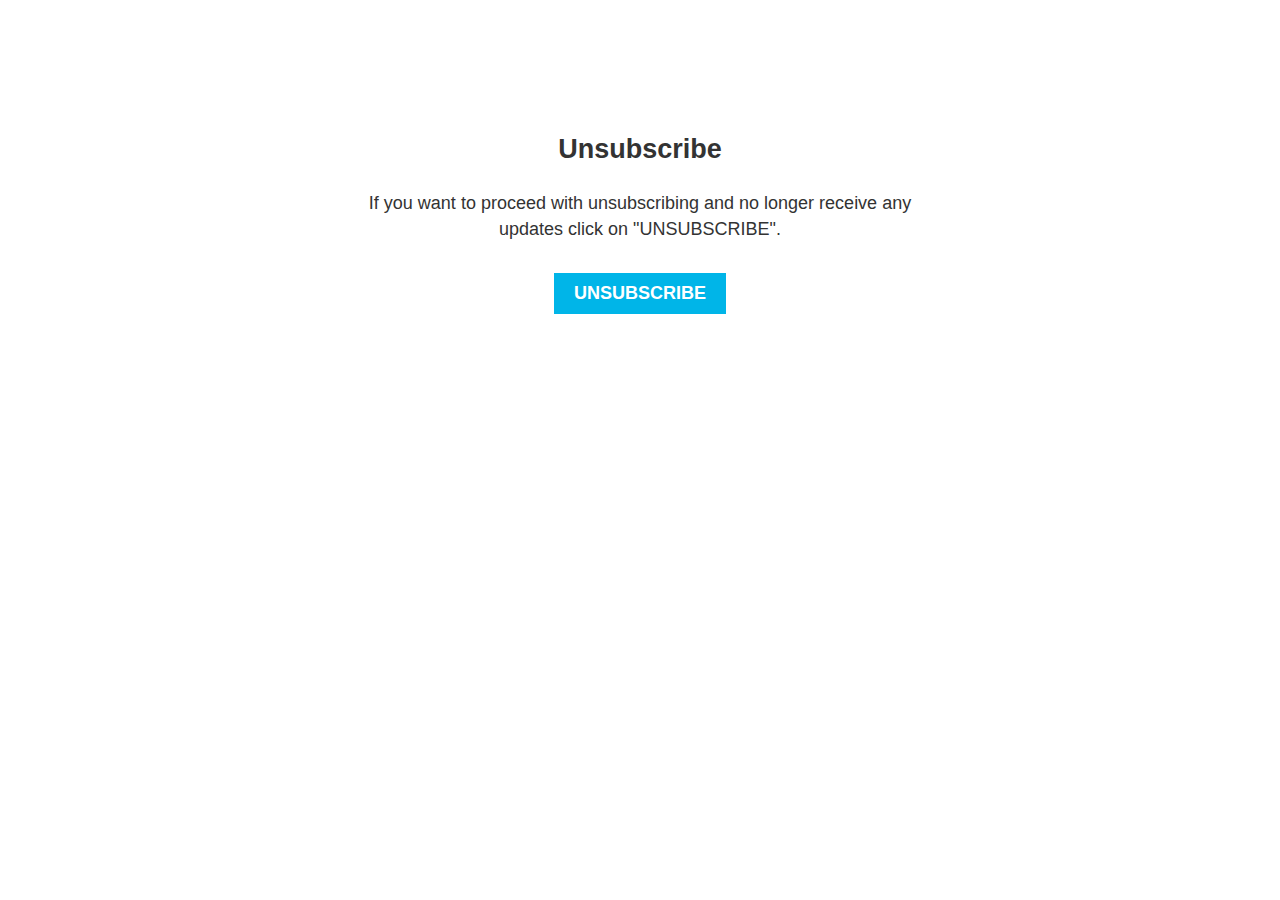
<file: unsubscribe/index.html>
﻿<!DOCTYPE html PUBLIC "-//W3C//DTD XHTML 1.0 Transitional//EN" "http://www.w3.org/TR/xhtml1/DTD/xhtml1-transitional.dtd">
<html xmlns="http://www.w3.org/1999/xhtml">
<head>
    <meta http-equiv="Content-Type" content="text/html; charset=utf-8" />
    <meta name="viewport" content="width=device-width, initial-scale=1.0, maximum-scale=5.0, minimal-ui" />
    <title>unsubscribe</title>

    <title>Unsubscribe</title>
    <style>
        body {
            font-family: "Helvetica Neue",Helvetica,Arial,sans-serif;
            font-size: 18px;
            line-height: 1.42857143;
            color: #333;
            background-color: #fff;
        }

        .container {
            width: 100%;
            max-width: 600px;
            margin: 0 auto;
            padding-top: 100px;
            text-align: center;
        }

        .but {
            background: #00b5e8;
            padding: 10px 20px;
            color: #fff;
            text-transform: uppercase;
            font-weight: bold;
            cursor: pointer;
            border: 0;
            font-size: 18px;
        }

        p {
            margin-bottom: 30px;
        }
    </style>


</head>

<body>

    <form action="unsubscribe">
        <input type="hidden" id="guid" name="guid" value="" />

        <div class="container">
            <div class="_3Un3F6_VzA">
                <h2 class="_1WSM0YSa4M _2n-FegobIU _3hRIMy4bdh _1aqlFm6OHP">Unsubscribe</h2>
                <p class="_3n1k435PIu _2Rt0eTOxAR">If you want to proceed with unsubscribing and no longer receive any updates click on "UNSUBSCRIBE".</p>
            </div>
            <div class="_3Un3F6_VzA _2zcgr7Ok9X">
                <button type="submit" class="but"><div class="">Unsubscribe</div></button>
            </div>
        </div>
    </form>



    <script>
        function parseURLParams(url) {
            var queryStart = url.indexOf("?") + 1,
                queryEnd = url.indexOf("#") + 1 || url.length + 1,
                query = url.slice(queryStart, queryEnd - 1),
                pairs = query.replace(/\+/g, " ").split("&"),
                parms = {}, i, n, v, nv;

            if (query === url || query === "") return;

            for (i = 0; i < pairs.length; i++) {
                try {
                    nv = pairs[i].split("=", 2);
                    n = decodeURIComponent(nv[0]);
                    v = decodeURIComponent(nv[1]);

                    if (!parms.hasOwnProperty(n)) parms[n] = [];
                    parms[n].push(nv.length === 2 ? v : null);
                }
                catch (error) {
                    console.error(error);

                }
            }
            return parms;
        }

    </script>
    <script src="https://ajax.googleapis.com/ajax/libs/jquery/2.1.1/jquery.min.js"></script>

    <script>

        
        try {
            $("input[name=guid]").val(window.location.search.replace("?", "").split("&")[0].split("=")[1]);
        }
        catch
        {
        }

    </script>


</body>
</html>
</file>
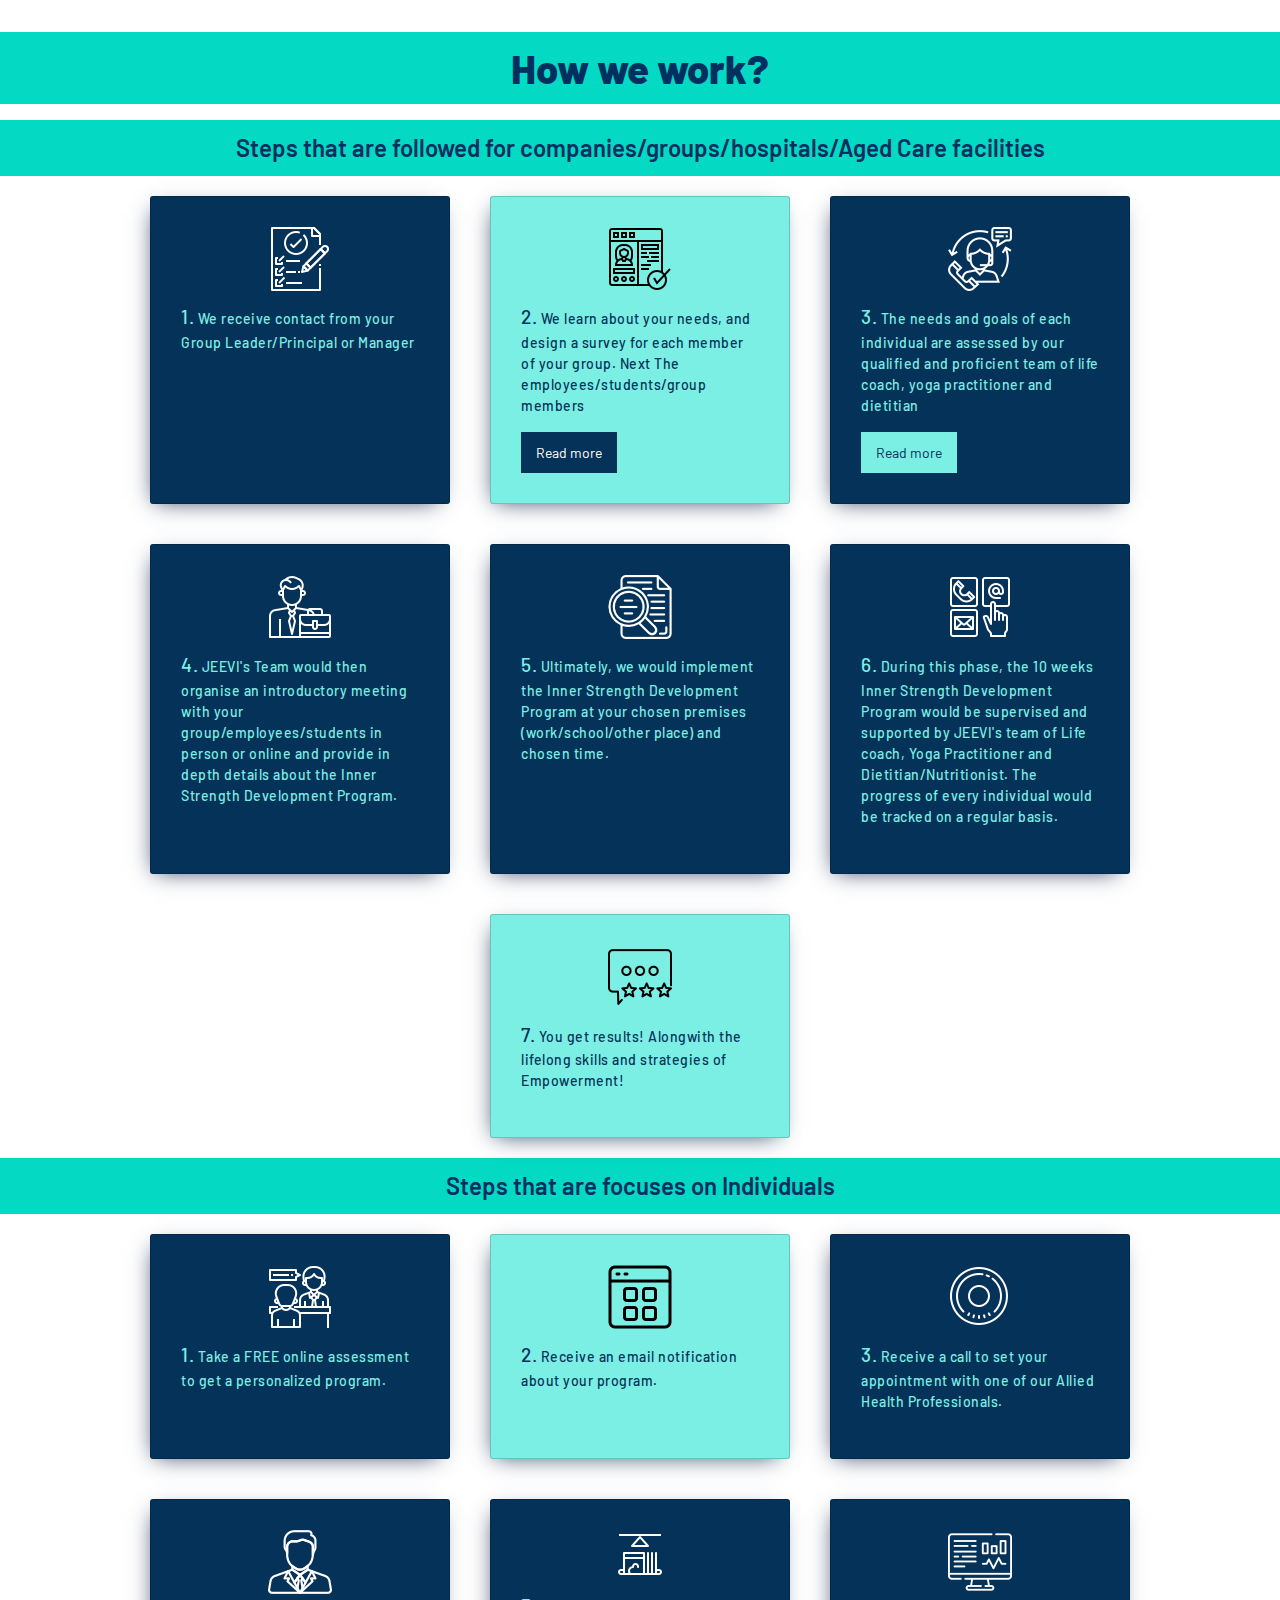
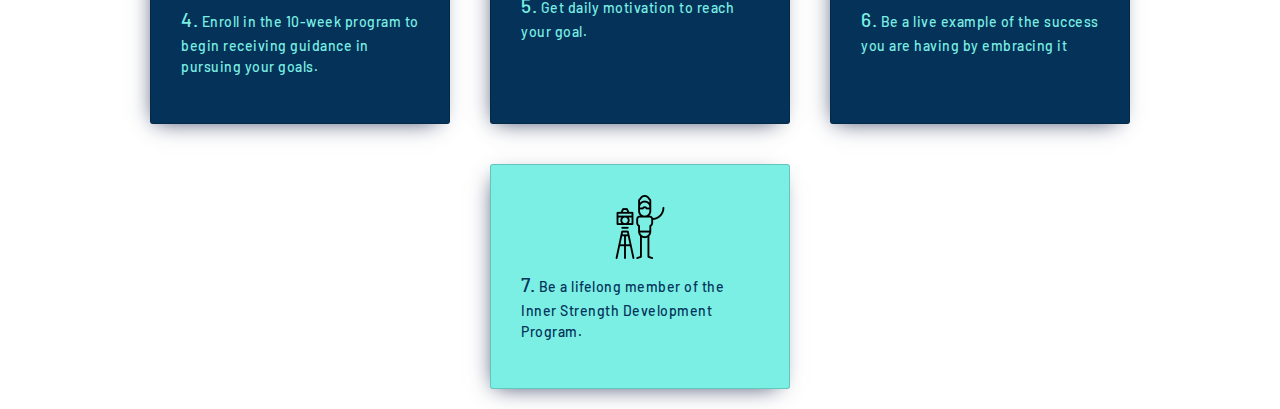
<file: howwework.html>
<!DOCTYPE html>
<html lang="en">
  <head>
  <title>jeevi</title>		
  <meta charset="UTF-8">
  <meta name="viewport" content="width=device-width, initial-scale=1.0">
  <link rel="preconnect" href="https://fonts.googleapis.com">
  <link rel="preconnect" href="https://fonts.gstatic.com" crossorigin>
  <link href="https://fonts.googleapis.com/css2?family=Barlow:wght@300;400;500;600;800&display=swap" rel="stylesheet">
  
  <link rel="stylesheet" type="text/css" href="css/bootstrap.min.css">
  <link rel="stylesheet" type="text/css" href="css/font-awesome.min.css">
  <link rel="stylesheet" type="text/css" href="css/slick.css">
  <link rel="stylesheet" type="text/css" href="css/custom.css">
  <link rel="stylesheet" type="text/css" href="css/responsive.css">
  
    <meta charset="UTF-8" />
    <meta http-equiv="X-UA-Compatible" content="IE=edge" />
    <meta name="viewport" content="width=device-width, initial-scale=1.0" />
    <title>How we are?</title>
    <link rel="preconnect" href="https://fonts.googleapis.com" />
    <link rel="preconnect" href="https://fonts.gstatic.com" crossorigin />
    <link
      href="https://fonts.googleapis.com/css2?family=Barlow:wght@400;500;600;700;800;900&display=swap"
      rel="stylesheet"
    />
    <link
    href="https://cdn.jsdelivr.net/npm/bootstrap@5.3.0-alpha1/dist/css/bootstrap.min.css"
    rel="stylesheet"
    integrity="sha384-GLhlTQ8iRABdZLl6O3oVMWSktQOp6b7In1Zl3/Jr59b6EGGoI1aFkw7cmDA6j6gD"
    crossorigin="anonymous"
  />
    <style>
      h1 , h2 {
        text-align: center;
        color: #012f5f;
        font-family: "Barlow", sans-serif;
        background-color: #04d9c4;
        padding: 1rem;
        font-size: 2.5rem;
        font-weight: 800;
      }
      h1{
        margin-top: 2rem;
        margin-bottom: 1rem;
      }
      h2{
        font-size: 1.5rem;
        font-weight: 600;

      }
      .wrapper {
        display: flex;
        justify-content: center;
        font-family: "Barlow", sans-serif;
        flex-wrap: wrap;
      }
      .card {
        max-width: 300px;
        min-height: 150px;
        background-color: #043259;
        color: #7befe4;
        padding: 30px;
        border-radius: 3px;
        box-sizing: border-box;
        margin: 20px;
        box-shadow: -4px 6px 22px -9px rgba(45, 55, 89, 1);
      }
      .card:nth-child(2) {
        color: #043259;
        background-color: #7befe4;
      }
      .card:nth-child(2) .image-container > img {
        filter: invert(1);
      }
      .card:last-child {
        color: #043259;
        background-color: #7befe4;
      }
      .card:last-child .image-container > img {
        filter: invert(1);
      }
      .card-title {
        margin-top: 0;
        font-size: 16px;
        font-weight: 600;
        letter-spacing: 1.2px;
      }
      .card-content {
        font-size: 14px;
        letter-spacing: 0.5px;
        line-height: 1.5;
      }
      .image-container {
        text-align: center;
        margin-bottom: 0.75rem;
      }
      .read-more-btn {
        background-color: #043259;
        border: none;
        padding: 10px 15px;
        color: #fff;
        margin-top: 10px;
        cursor: pointer;
        margin: auto;
      }
      .read-less-btn {
        background-color: #043259;
        border: none;
        padding: 10px 15px;
        margin-top: 10px;
        color: #fff;
        cursor: pointer;
        margin: auto;
      }
      .card:nth-child(3) .read-more-btn{
        color: #043259;
        background-color: #7befe4;
}
      .card:nth-child(3) .read-less-btn{
        color: #043259;
        background-color: #7befe4;
}
    </style>
  </head>
  <body>
      <?php include('header.php');?>
    <h1>How we work?</h1>
    <h2>Steps that are followed for companies/groups/hospitals/Aged Care facilities</h2>

    <div class="wrapper">
      <div class="card">
        <div class="image-container">
          <img src="./1.png" alt="" />
        </div>
        <p class="card-content">
          <span style="font-size: 1.2rem;">1.</span> We receive contact from your Group Leader/Principal or Manager
        </p>
        <!-- <button class="card-btn">READ MORE</button> -->
      </div>
      <div class="card">
        <div class="image-container">
          <img src="./2.png" alt="" />
        </div>
        <div class="card-content">
          <p>
            <span style="font-size: 1.2rem;">2.</span> We learn about your needs, and design a survey for each member of
            your group. Next The employees/students/group members
          </p>
          <p class="hidden-text d-none">
            go through a survey and share their health goals and relationship
            goals with us (Parents/Guardians require to fill up the form for the
            minor aged children or for people with cognitive disability)
          </p>
          <button class="read-more-btn">Read more</button>
          <button class="read-less-btn d-none">Read less</button>
        </div>
      </div>
      <div class="card">
        <div class="image-container">
          <img src="./3.png" alt="" />
        </div>
        <div class="card-content">
            <p>
              <span style="font-size: 1.2rem;">3.</span> The needs and goals of each individual are assessed by our
                qualified and proficient team of life coach, yoga practitioner and
                dietitian
              </p>
              <p class="hidden-text d-none">
                Next We would contact the Group leader to discuss the results of
                the survey and share a rough idea of how we can customise the
                'Inner Strength Development Program' considering individuals'
                needs and goals, the age group and health condition of each group
                member. Next Different package of service is offered to suit
                different budget. Next The Group leader chooses the package of
                service that they would like to have it for their group
              </p>
              <button class="read-more-btn">Read more</button>
              <button class="read-less-btn d-none">Read less</button>
        </div>

       
      </div>
      <div class="card">
        <div class="image-container">
          <img src="./4.png" alt="" />
        </div>
        <p class="card-content">
          <span style="font-size: 1.2rem;">4.</span> JEEVI's Team would then organise an introductory meeting with your
            group/employees/students in person or online and provide in depth
            details about the Inner Strength Development Program.
        </p>
        <!-- <button class="card-btn">READ MORE</button> -->
      </div>
      <div class="card">
        <div class="image-container">
          <img src="./5.png" alt="" />
        </div>
        <p class="card-content">
          <span style="font-size: 1.2rem;">5.</span> Ultimately, we would implement the Inner Strength Development
            Program at your chosen premises (work/school/other place) and chosen
            time.
        </p>
        <!-- <button class="card-btn">READ MORE</button> -->
      </div>
      <div class="card">
        <div class="image-container">
          <img src="./6.png" alt="" />
        </div>
        <p class="card-content">
          <span style="font-size: 1.2rem;">6.</span> During this phase, the 10 weeks Inner Strength Development Program
            would be supervised and supported by JEEVI's team of Life coach,
            Yoga Practitioner and Dietitian/Nutritionist. The progress of every
            individual would be tracked on a regular basis.
        </p>
        <!-- <button class="card-btn">READ MORE</button> -->
      </div>
      <div class="card">
        <div class="image-container">
          <img src="./7.png" alt="" />
        </div>
        <p class="card-content">
          <span style="font-size: 1.2rem;">7.</span> You get results! Alongwith the lifelong skills and strategies of
            Empowerment!
        </p>
        <!-- <button class="card-btn">READ MORE</button> -->
      </div>
    </div>
    <h2>Steps that are focuses on Individuals</h2>
    <div class="wrapper">
      <div class="card">
        <div class="image-container">
          <img src="./8.png" alt="" />
        </div>
        <p class="card-content">
          <span style="font-size: 1.2rem;">1.</span> Take a FREE online assessment to get a personalized program.
        </p>
        <!-- <button class="card-btn">READ MORE</button> -->
      </div>
      <div class="card">
        <div class="image-container">
          <img src="./9.png" alt="" />
        </div>
        <p class="card-content">
          <span style="font-size: 1.2rem;">2.</span> Receive an email notification about your program.
        </p>
        <!-- <button class="card-btn">READ MORE</button> -->
      </div>
      <div class="card">
        <div class="image-container">
          <img src="./10.png" alt="" />
        </div>
        <p class="card-content">
          <span style="font-size: 1.2rem;">3.</span> Receive a call to set your appointment with one of our Allied Health
            Professionals.
        </p>
        <!-- <button class="card-btn">READ MORE</button> -->
      </div>
      <div class="card">
        <div class="image-container">
          <img src="./11.png" alt="" />
        </div>
        <p class="card-content">
          <span style="font-size: 1.2rem;">4.</span> Enroll in the 10-week program to begin receiving guidance in
            pursuing your goals.
        </p>
        <!-- <button class="card-btn">READ MORE</button> -->
      </div>
      <div class="card">
        <div class="image-container">
          <img src="./12.png" alt="" />
        </div>
        <p class="card-content">
          <span style="font-size: 1.2rem;">5.</span> Get daily motivation to reach your goal.
        </p>
        <!-- <button class="card-btn">READ MORE</button> -->
      </div>
      <div class="card">
        <div class="image-container">
          <img src="./13.png" alt="" />
        </div>
        <p class="card-content">
          <span style="font-size: 1.2rem;">6.</span> Be a live example of the success you are having by embracing it
        </p>
        <!-- <button class="card-btn">READ MORE</button> -->
      </div>
      <div class="card">
        <div class="image-container">
          <img src="./14.png" alt="" />
        </div>
        <p class="card-content">
          <span style="font-size: 1.2rem;">7.</span> Be a lifelong member of the Inner Strength Development Program.
        </p>
        <!-- <button class="card-btn">READ MORE</button> -->
      </div>
    </div>
    <script>
        const readMoreBtn = document.querySelectorAll('.read-more-btn');
   const readLessBtn = document.querySelectorAll('.read-less-btn');
   const hiddenText = document.querySelectorAll('.hidden-text');
   
   readMoreBtn[0].addEventListener('click', () => {
     hiddenText[0].classList.toggle('d-none')
     readMoreBtn[0].classList.toggle('d-none')
     readLessBtn[0].classList.toggle('d-none')
   });
   
   readLessBtn[0].addEventListener('click', () => {
     hiddenText[0].classList.toggle('d-none')
     readMoreBtn[0].classList.toggle('d-none')
     readLessBtn[0].classList.toggle('d-none')
   });
   readMoreBtn[1].addEventListener('click', () => {
     hiddenText[1].classList.toggle('d-none')
     readMoreBtn[1].classList.toggle('d-none')
     readLessBtn[1].classList.toggle('d-none')
   });
   
   readLessBtn[1].addEventListener('click', () => {
     hiddenText[1].classList.toggle('d-none')
     readMoreBtn[1].classList.toggle('d-none')
     readLessBtn[1].classList.toggle('d-none')
   });
   
       </script>
  </body>
</html>
</file>
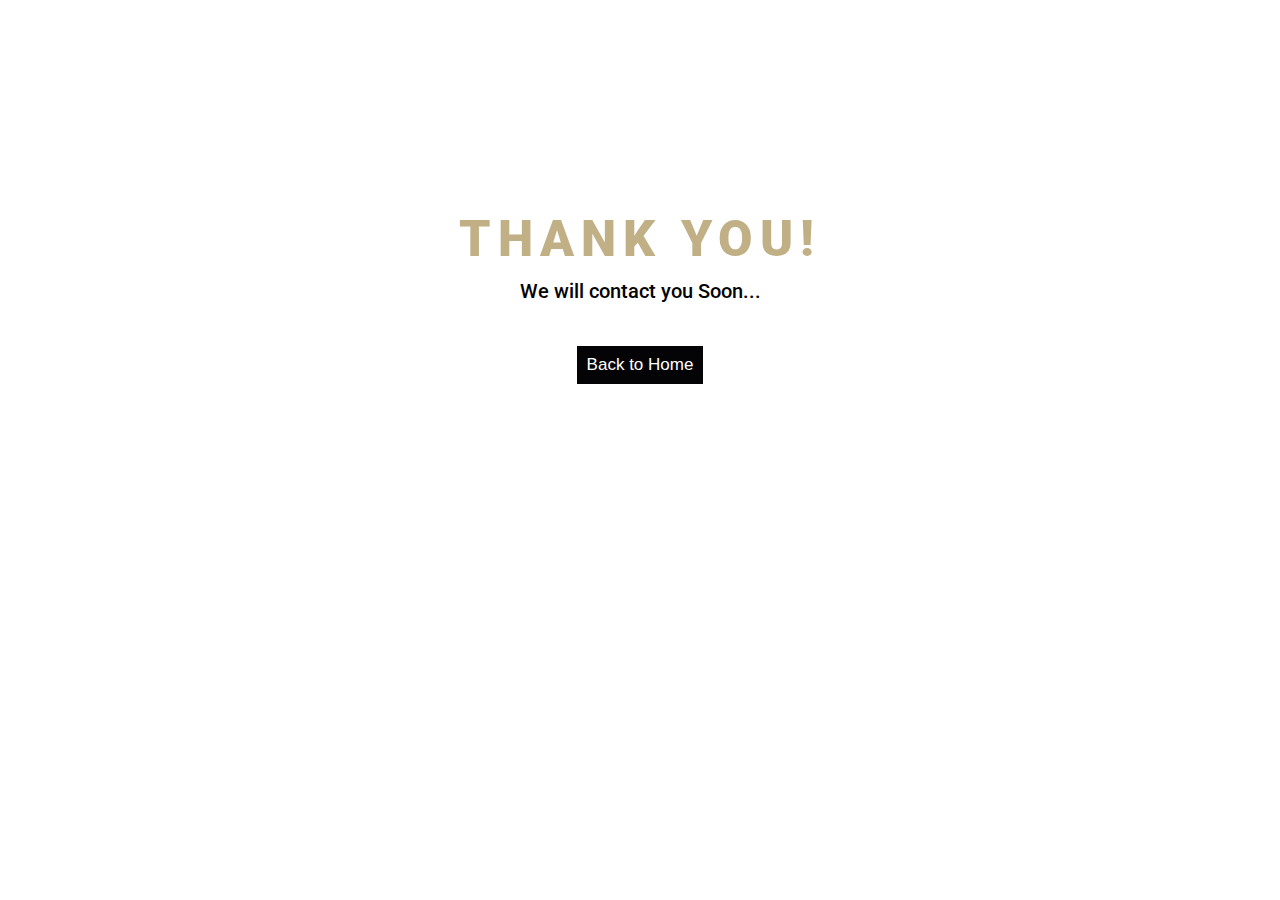
<file: dietitian-nutritionist-programs/thank-you.html>
<!DOCTYPE html>
<html lang="en">
<head>
  <title>HENRY SERVICES CO | ThankYou</title>
  <meta charset="utf-8">
  <meta name="viewport" content="width=device-width, initial-scale=1">
  <link rel="stylesheet" href="https://maxcdn.bootstrapcdn.com/bootstrap/3.4.1/css/bootstrap.min.css">
  <link href="https://fonts.googleapis.com/css2?family=Roboto:wght@400;500;700;900&display=swap" rel="stylesheet">
  <script src="https://maxcdn.bootstrapcdn.com/bootstrap/3.4.1/js/bootstrap.min.js"></script>
<!-- Global site tag (gtag.js) - Google Ads: 10868072701 -->
<script async src="https://www.googletagmanager.com/gtag/js?id=AW-10868072701"></script>
<script>
  window.dataLayer = window.dataLayer || [];
  function gtag(){dataLayer.push(arguments);}
  gtag('js', new Date());

  gtag('config', 'AW-10868072701');
</script>
</head>
<style>
    h1{color: #c1b086;font-family: 'Roboto', sans-serif;font-weight: 900;    font-size: 50px;
    letter-spacing: 7px;}
    i{color: #4BB543;font-size: 50px!important;}
    p{color: #040406;font-family: 'Roboto', sans-serif;font-weight: 500;font-size: 20px;}
    h3{    display: -webkit-inline-box;
    background-color: #040406; 
    padding: 10px;
    margin-top: 30px;
    font-size: 17px;}
    h3 a{color:#fff;}
    h3:hover
    {
        background-color: #21a625;
    }
    h3 a:hover
    {
        text-decoration: none;
        color: #fff;
    }
    .thankyou
    {
        padding-top: 15%;
    }
    @media(min-width:3840px)
    {
        h1
        {
            font-size: 90px!important;
        }
        i
        {
            font-size: 80px!important;
            margin-bottom: 30px!important;
        }
        p
        {
            font-size: 40px!important;
        }
        h3
        {
            font-size: 45px!important; padding: 20px!important;
        }
        
    }
</style>
<body>
    <!-- Google Tag Manager (noscript) -->
<noscript><iframe src="https://www.googletagmanager.com/ns.html?id=GTM-WZLKL23"
height="0" width="0" style="display:none;visibility:hidden"></iframe></noscript>
<!-- End Google Tag Manager (noscript) -->
<section class="thankyou">
    <div class="container text-center">
        <div class="row">
            <div class="col-lg-12">
                <h1>THANK YOU!</h1>
                <span><i class="fa fa-check" aria-hidden="true"></i></span>
                <p>We will contact you Soon...</p>
                <h3><a href=".">Back to Home</a></h3>
                </span>
            </div>
        </div>
    </div>
</section>
</body>
</html>
</file>
<file: css/custom.css>
*{padding: 0;margin: 0;outline: none; }
html {overflow-x: hidden;}
ul {padding: 0;margin: 0;list-style-type: none;}
img {max-width: 100%;height: auto;}
h1,h2,h3,h4,h5,h6 {margin: 0;line-height: 100%;}
body {font-weight: 400; font-family: 'Barlow', sans-serif; color:#043259;line-height: 26px;font-size: 16px;font-weight: 500;}
button {outline: none; box-shadow: none;border: none;}
textarea { resize: none;}
a ,button { transition: 0.5s; text-decoration: none;}
.ml-auto {margin-left: auto;}

.c-heading-1 {text-align: center;font-weight: bold;color:#043259;font-size:36px;padding-bottom:20px;position: relative;
margin-bottom: 50px;}
.c-heading-1:after {content:"";display: block;position: absolute;left:50%;transform: translateX(-50%);
bottom:0; background:#04d9c4;height: 6px;width: 200px;}

.c-btn-1 {display: inline-block;padding:18px 30px;font-size:18px;background-color:#043259;
color:#fff;position: relative;overflow: hidden;border-radius: 30px;}
.c-btn-1:after {background:#000000;width: 100%;height: 100%;top:100%;position: absolute;
left: 0;content:"";transition: 0.5s;}
.c-btn-1:hover:after {top: 0;}
.c-btn-1:hover {color:#fff;}
.c-btn-1 span {position: relative;z-index: 2;}

.c-btn-2 {display: inline-block;background: #04d9c4;border-radius: 0 20px 0 20px;padding: 15px 25px;color: #043259;font-size: 18px;font-weight: 600;line-height: 100%;}
.c-btn-2 i {margin-left: 5px;}
.c-btn-2:hover {background: #00b1ff;color: #fff;}

/*header*/
.c-header-bottom .container {max-width: 1500px;}
.c-header-bottom .navbar-nav {justify-content: flex-end;width: 100%} 
.c-header-bottom .navbar-nav > li {margin-right:26px;padding-left: 0; position: relative;}
.c-header-bottom .navbar-nav > li:last-child {margin-right: 0;}
.c-header-bottom .navbar-nav > li > a {padding: 24px 5px;display: inline-block;font-size: 20px;color:#00164a;position: relative;
overflow: hidden;}
.c-header-bottom .navbar-nav > li > a:after {content:"";display: block;width: 100%;height:3px;background:#04d9c4;
position: absolute;left:-100%;bottom:10px;transition: 0.5s;}
.c-header-bottom .navbar-nav > li > a:hover:after  {left: 0;} 
.c-header-bottom .navbar-nav {padding: 0px;}
.c-header-bottom .navbar {padding: 0px;}
.c-header-bottom ul li ul{display: none;position: absolute;right: 0;top: 74px;width: 260px;background: #c1fff9;z-index: 9;}
.c-header-bottom ul li {position: relative;}
.c-header-bottom ul li ul li ul {background: #8ceee4;}
.c-header-bottom ul li ul li ul ul{background: #abfff7;}
html body .c-header-bottom .navbar-nav  ul li a {display: block;} 
html body .c-header-bottom .navbar-nav  ul li ul li { padding: 0;position: relative; }
html body .c-header-bottom .navbar-nav ul li ul li a ,html body .c-header-bottom .navbar-nav ul li a {padding: 10px 15px;display: block !important;border-bottom: 1px solid #6bc7bd;color: #043259;display: block;font-size: 15px;}
.submenu-button{position: absolute;right: 13px;top: 13px;font-size: 25px;color: #003060;display: none;z-index: 9;}
.submenu-button:after{ content: "\f055"; font-family: 'FontAwesome'; }
.submenu-button.icon-change:after{ content: "\f056"; font-family: 'FontAwesome'; }
.c-header-bottom ul li ul li a:hover {background: #002e5d;color: #fff!important;}
.c-header-bottom ul li ul li ul {right:-260px; top: 0;left: inherit;}
@-webkit-keyframes circle {0% {opacity: 1;}40% {opacity: 1;}100% {width: 150%;height: 150%;opacity: 0;}}
@keyframes circle {0% {opacity: 1;}40% {opacity: 1;}100% {width: 150%;height: 150%;opacity: 0;}}
@keyframes slide-up-opacity {
  0% {transform: translateY(30%); opacity: 0;}
  100% {transform: translateY(0);opacity: 1;}
}
.c-header-bottom {padding:30px 0;}

@media only screen and (min-width:991px) {
    .c-header-bottom ul > li:hover > ul { display: block;animation: 0.5s slide-up-opacity;}
}

/*banner*/
.c-banner-w img ,.c-banner-m img {width: 100%;}
.c-banner-m {display: none;}
/*according*/
.c-according-w h2 {color:#00164a;font-size: 32px;font-weight: bold;line-height: normal;margin-bottom:15px;
position: relative;left:-100px;}
.c-according-w ul {background:rgba(4,50,89,0.9);padding: 40px;display: block;}
.c-according-w ul li {margin-bottom: 15px;color:#fff;font-size:20px;padding-left:30px;position: relative;}
.c-according-w ul li:after {content:"";display:block;position: absolute;left:0;top: 8px;width: 19px;height: 16px;background:url("../img/check-1.png") no-repeat;background-size: 100% 100%;}
.c-according-w ul li:last-child {margin:0;}
.c-according-w .container {position: relative;}
.c-according-w {margin-bottom:40px;}
.c-according-img {position: absolute;left: 0;top:0;height: 100%;}
.c-according-con {position: relative;z-index: 3;}
.c-according-img img {height: 100%;object-fit: cover;position: relative;left:100px; }
.c-prevention-w h2 {font-weight: bold;text-align: center;font-weight: 600;font-size:28px;line-height: normal;padding: 45px 0;
margin-bottom: 30px;position: relative;}
.c-prevention-w h2:after {content:"";display: block;width: 219px;height:185px;background:url("../img/love-sign.png") no-repeat;
background-size: 100% 100%;position: absolute;left:50%;top: 0;transform: translateX(-50%);}

/*about us*/
.c-about-w {padding: 130px 0;}
.c-about-con h3 {font-size:48px;font-weight: 600;margin-bottom:40px;}
.c-about-con li {display: block;margin-bottom:20px;font-size:23px;padding-left:50px;line-height: normal;position: relative;}
.c-about-con li:after {content:"";display:block;position: absolute;left:0;top: 8px;width: 30px;height: 27px;background:url("../img/check-2.png") no-repeat;
background-size: 100% 100%;}
.c-about-img {padding: 20px 0;position: relative;}
.c-about-img:after {content:"";display:block;width: 247px;height: 178px;background:#04d9c4;position: absolute;right:0;top:0;}
.c-about-img img {position: relative;z-index: 2;width: 100%;}
.c-about-img:before {content:"";display:block;width: 247px;height: 178px;background:#04d9c4;position: absolute;left:0;bottom:0;}

/*vision*/
.c-our-vision-w img {width: 100%;}
.c-our-vision-w .row {margin:0;}
.c-our-vision-w .col-md-6 {padding:0;}
.c-our-vision-con {background:#043259;padding: 90px 50px;}
.c-our-vision-con h3 {color:#04d9c4;font-size:48px;margin-bottom:30px;font-weight: bold;}
.c-our-vision-con p {color:#fff;line-height: 35px;font-size: 23px;margin: 0;}

/*benfit*/
.c-benefit-w {margin-top:50px;}
.c-benefit-hw {text-align: center;margin-bottom: 40px;}
.c-benefit-hw h2 {font-weight: bold;font-size: 48px;margin-bottom: 15px;}
.c-benefit-hw p {margin:0;margin-top:25px;font-size:19px;color:#043259;}

.c-benefit-tab .nav-pills {justify-content: center;}
.c-benefit-tab .nav-pills li {padding: 0 20px;}
.c-benefit-tab .nav-pills li:last-child {padding-right: 0;}
.c-benefit-tab .nav-pills li:first-child {padding-left: 0;} 
.c-benefit-tab .nav-pills li button {background:#04d9c4;padding: 15px 50px;color:#000000;font-weight: 600;font-size: 21px;
transform: skewX(-15deg);border: none;}
.c-benefit-tab .nav-pills li button span {transform: skewX(10deg);display: block;}
.c-benefit-tab .nav-pills li button.active {background:#043259;color:#fff;} 

.c-benefit-tab-con {margin-top: 30px;}
.c-benefit-tab-con .row {margin:0;align-items: center;}
.c-benefit-tab-con .col-md-6 {padding:0;}
.c-benefit-tab-con-in {background:#043259 url("../img/benefits-bg.png") no-repeat;padding: 90px 50px;padding-left:100px;
background-position: bottom left;background-size: cover;}
.c-benefit-tab-con h3 {color:#fff;font-size:30px;margin-bottom:20px;font-weight: bold;}
.c-benefit-tab-con p {color:#fff;line-height: 30px;font-size: 18px;margin: 0;}
.c-benefit-tab-con-box {position: relative;}
.c-benefit-tab-con-box:after {content:"";display: block;position: absolute;left:-35px;top: 0;width: 6px;height: 100%;
background:#04d9c4;}

/*team*/
.c-team-w {margin: 60px 0; background: rgb(4,217,196);
background: linear-gradient(0deg, rgba(4,217,196,1) 0%, rgba(255,255,255,1) 97%);}
.c-team-in {padding-bottom: 60px;}
.c-team-box {padding: 0 15px;text-align: center;}
.c-team-box-in {padding:25px;background:#fff;box-shadow: 0px 0px 31.15px 3.85px rgba(0, 0, 0, 0.13); transition: 0.5s;}
.c-team-box-in span {width:173px; height:173px;display: block; border-radius: 50%;overflow: hidden;
border: 5px solid #043259;margin: 0 auto;}
.c-team-box-in span img {object-fit: cover; width:173px; height:173px;}
.c-team-box-in h3 {margin-top: 20px;font-weight: 600;font-size: 30px;margin-bottom: 10px;color:#043259;}
.c-team-box-in h4 {font-weight: 600;font-size:19px;color:#043259;}

.c-team-in .text-center {margin-top:50px;}
.c-team-box-in:hover {transform: scale(1.1);}

/*why choose us*/
.c-why-w {padding: 0 0 50px 0;}
.c-why-box {text-align: center;padding: 0 20px;margin-bottom: 40px;}
.c-why-box h3 {margin: 20px 0 20px;font-weight: bold;font-size:24px;}
.c-why-box span {transition: 1.5s;display: block;}
.c-why-box:hover span {transform: rotate(360deg);} 

/*emegency*/
.c-emegency-hw {padding: 80px 20px;background:#04d9c4;text-align: center;}
.c-emegency-hw h3 {font-size:48px; color:#043259;text-align: center;text-transform: uppercase;font-weight: bold;}
.c-emegency-list {padding: 50px 0 80px;}
.c-emegency-con-1 {padding-right:30px;}
.c-emegency-con-1 p {margin-bottom: 15px;font-size: 19px;line-height:30px;}
.c-emegency-con-2 {background:#043259;padding: 20px;}
.c-emegency-con-2 p {color:#fff;font-size:18px;}
.c-emegency-con-2 p a{font-weight: 600;color:#04d9c4;}

/*support*/
.c-support-box h3 {font-size:22px;font-weight: bold;margin-bottom: 10px;}
.c-support-box h3 a {color:#043259;}
.c-support-box {margin-bottom:30px;}
.c-work-hw h3 {color:#043259;font-size: 37px;line-height: normal;font-weight: 600;}
.c-work-w {padding: 60px 0;}

/*work*/
.c-work-box {position: relative;overflow: hidden;}
.c-work-box img {width:100%;height: 200px;object-fit: cover;}
.c-work-box a {position: absolute; left: 0;top: 0;width: 100%; height: 100%;z-index: 5;}
.c-work-box h3 {position: absolute; left: 0;padding:10px; bottom: 0;color:#fff;font-weight: 600;font-size: 20px;
text-transform: uppercase;z-index: 3;line-height: normal;}
.c-work-box:after {background:url("../img/work-bg.png") no-repeat;content:" ";display: block;position: absolute;
left: 0;bottom: 0;width: 100%; height:180px;background-size: 100% 100%;}

.c-work-box:before {left: 0;width: 100%; height:100%;background:#04d9c4;position: absolute;z-index: 2;
width: 100%;height: 100%;content:" ";opacity: 0.8;left: -100%;transition: 0.5s;}
.c-work-box:hover:before {left: 0px;} 
.c-work-box {margin-bottom:30px;}

/*core value*/
.c-core-value-w {padding-top:80px;}
.c-core-value-box {display: flex;flex-wrap:wrap;}
.c-core-value-name {width: 20%;flex: 0 0 auto;padding: 20px 30px;background:#043259;display: flex;
align-items: center;}
.c-core-value-name h3 {color:#fff;font-size: 25px;}
.c-core-value-name h3 span {color:#04d9c4;font-weight: bold;font-size: 40px;}
.c-core-value-con-1 {width: 26%;flex: 0 0 auto;padding: 20px;background:#7befe4;display: flex;
align-items: center;justify-content: center;}
.c-core-value-con-1 h4 {color:#043259;text-align: center;font-size: 18px;font-weight: 600; }

.c-core-value-con-2 {width: 23%;flex: 0 0 auto;padding: 20px;background:#49ffed;display: flex;
align-items: center;justify-content: center;text-align: center;}
.c-core-value-con-2 h4 {color:#043259;text-align: center;font-size: 18px;font-weight: 600; }
.c-core-value-con-2-in h5 {margin-top: 20px;font-weight: bold;color:#043259;font-size: 18px;}

.c-core-value-con-3 {width: 29%;flex: 0 0 auto;padding: 20px;background:#befff9;display: flex;
align-items: center;}
.c-core-value-con-3 ul li {display: block;line-height: normal;font-size: 18px;font-weight: 600;color:#043259;margin-bottom: 14px;padding-left: 25px;position: relative;}
.c-core-value-con-3 ul li:last-child {margin:0;}
.c-core-value-con-3 ul li:after {content:"";display: block;position: absolute;left:0;top: 4px;background:url("../img/right-arrow.png") no-repeat;width: 10px;height: 18px;background-size: 100% 100%;}
.c-core-value-list {border-bottom:5px solid #fff;}

/*footer*/
.c-footer-top {background:#04d9c4;padding: 70px 0;}
.c-footer-top h3 {font-size: 34px;font-weight:bold;line-height: normal;}
.c-footer-top .c-btn-1 {font-size: 34px;padding:18px 45px;}
.c-footer-bottom {padding-top:60px; background:#043259 url("../img/footer-bg.png") no-repeat;
background-position: center bottom;}
.c-footer-bottom h3 {color:#04d9c4;font-size: 19px;font-weight: 600;margin-bottom: 10px;}
.c-footer-sub {margin-top: 40px;}
.c-footer-sub .form-control {border:3px solid #04d9c4;background: transparent;color:#fff;font-size: 19px;
box-shadow: none;outline: none;}
.c-footer-sub .form-control::-webkit-input-placeholder { color:#5e85a7;}
.c-footer-sub .form-control:-ms-input-placeholder { color:#5e85a7;}
.c-footer-sub .form-control::placeholder { color:#5e85a7;}
.c-submmit-btn {background: transparent url('../img/send-icon.png') no-repeat;outline: none;box-shadow: none;font-size: 0px;background-size: 100% 100%;width:23px;height:20px;border: none;position: absolute;right: 15px;top: 12px;}
.c-footer-sub form {position: relative;}

.c-footer-w h2 {font-size: 24px; color:#fff; margin-bottom: 20px; padding-bottom: 20px; position: relative;color:#04d9c4;}
.c-footer-w h2:after {content:""; display: block;position: absolute;left: 0; bottom: 0; width: 85px; height:6px;
background-color:#04d9c4;}

.c-footer-nav ul li { display: block; margin-bottom: 10px;font-size: 20px; }
.c-footer-nav ul li a {color:#fff;}
.c-footer-nav ul li a:hover { color:#04d9c4;}

.c-footer-top-info li {padding-left: 30px;position: relative;margin-bottom:15px;color:#fff;
display: block;font-size: 19px;}

.c-footer-top-info  li a {color:#fff;font-size: 19px;}
.c-footer-top-info  li i {position: absolute;left: 0;top: 5px;color:#fff;}
.c-footer-top-info  li a:hover {color:#04d9c4;}

.c-footer-coppy {padding: 20px 0;border-top: 2px solid #04d9c4;margin-top: 50px;}
.c-footer-coppy {display: flex;align-items: center;}
.c-footer-coppy p {margin: 0;color:#fff;}
.c-poweredby-img {margin-left: auto;}

.social-footer li a i{color:#fff;font-size: 19px;}
.social-footer li a{color:#fff;font-size: 19px;}
.icoLinkedin{color:#fff;}
/*inner banner*/
.c-inner-banner-w {padding:40px 0;background:#04d9c4;}
.c-inner-banner-w h1 {font-size:36px;font-weight: bold;text-transform: uppercase;text-align: center;}

/*why choose page*/
.c-why-choose-w {padding: 70px 0;}

/*core value page*/
.cp-core-value-w {padding: 80px 0;}

/*mission page*/
.cp-mission-w {padding:80px 0;}
.cp-mission-w .c-our-vision-w {margin-top: 80px;}
.cp-mission-w .c-according-w {margin-top: 80px;}

/*team page*/
.cp-team-w {padding: 80px 0;}
.cp-team-w .nav-tabs {padding-right:30px;}
.cp-team-w .nav-tabs {display: block;border: none;}
.cp-team-w .nav-tabs li {display: block;}
.cp-team-w .nav-tabs li button {display: inline-block;font-size: 24px;margin-bottom:15px;color:#00164a;border: none;
border-bottom: 3px solid #fff;}
.cp-team-w .nav-tabs li button:hover {box-shadow: none;border: none;
border-bottom: 3px solid #fff;}
.cp-team-w .nav-tabs li button.active {border: none; border-bottom: 3px solid #00164a;font-weight: bold;color:#00164a;}
.cp-team-hw p {text-align: center;font-size: 23px; color:#00164a; line-height: 32px;margin: 0;
font-weight: bold;}
.cp-team-hw {margin-bottom: 40px;}
.cp-team-con h2 {font-size:50px;margin-bottom:12px;font-weight: 600;}
.cp-team-con h3 {margin-bottom: 20px;font-size: 22px;}
.float-left {float: left;margin: 0 25px 15px 0;width: 700px;}

/*emergency page*/
.cp-emergency-w {margin:40px 0 80px;}
.cp-emergency-w .c-support-w {margin-bottom: 40px;}

/*ndis page*/
.cp-ndis-s-1 {padding: 80px 0;}
.cp-ndis-1-con {padding-left: 40px;}
.cp-ndis-1-con p {font-size: 22px;line-height: 30px;}
.cp-ndis-s2-con {padding: 60px;background:#043259;text-align: center;margin-bottom: 50px;}
.cp-ndis-s2-con p {color:#fff;font-size: 20px;margin: 0;}
.cp-ndis-s-list .cp-ndis-s-list-con h3 {color:#00164a;font-size:30px;font-weight: bold;}
.cp-ndis-s-list-img img {width: 100%;}
.cp-ndis-s-list {padding-bottom: 50px;}
.cp-ndis-s-list .row {align-items: center;}
.cp-ndis-s-list-con h3 {font-size: 30px;font-weight: bold;color:#00164a;margin-bottom: 15px;text-transform: uppercase;}
.cp-ndis-s-list-con p {line-height: 30px;font-size: 20px;}

.cp-ndis-s-list:nth-child(2n+2) .row .col-md-7 {-webkit-box-ordinal-group: 3;-ms-flex-order: 2;order: 2;}
.cp-ndis-s-list:nth-child(2n+2) .row .col-md-5 {-webkit-box-ordinal-group: 2;-ms-flex-order: 1;order: 1;}
.cp-ndis-s-4 h3 {text-align: center;font-size: 40px;font-weight: 600;margin-bottom: 40px;}
.cp-ndis-s-4 {margin-bottom:80px;}
.cp-ndis-s-box {background:#04d9c4;padding: 60px 30px;position: relative;padding-left: 100px;height: 100%;}
.cp-ndis-s-box span {position: absolute;left: 16px;top: 50%;font-size:70px;transform: translateY(-50%);}
.cp-ndis-s-box h4 {font-size:25px;line-height: normal;font-weight: 600;color:#043259;}

.cp-ndis-s-5 h3 {text-align: center;font-size:43px;color:#00164a;font-weight: 600;margin-bottom:50px;}
.cp-ndis-s-5 {margin-bottom: 60px;}
.cp-ndis-s-5 .accordion-button { border: none;outline: none;box-shadow: none;font-size: 24px;font-weight: bold;
color:#00164a;padding: 15px 0;background:#fff;}
.cp-ndis-s-5 .accordion-item {border: none;border-bottom: 2px solid #00164a;}
.cp-ndis-s-5 .accordion-body {padding: 10px 0;}
.cp-ndis-s-5 .accordion-body p {font-size: 20px;line-height: 30px;}

/*servive page*/
.cp-servicve-1 {padding-top: 30px 0;background:#04d9c4;}
.cp-servicve-1-con p {padding-left: 30px;font-size: 22px;line-height: 32px;}
.cp-servicve-2 .cp-servicve-2-con p {line-height: 30px;font-size: 22px;color:#00164a;font-weight:500;}
.cp-servicve-2-img img {width: 100%;}
.cp-servicve-2  {padding: 80px 0;}
.cp-servicve-2 .row {margin-bottom: 50px;}
.cp-servicve-2 .row:last-child {margin-bottom: 0px;} 
.cp-servicve-2 .row:nth-child(2n+2) .col-md-6:first-child {order: 2;}
.cp-servicve-2 .row:nth-child(2n+2) .col-md-6:last-child {order:1;}
.cp-servicve-3-in {background:#043259;padding-top: 15px;margin-bottom: 50px;padding-left: 20px;padding-right:20px;}
.cp-servicve-3-in p {color:#fff;line-height: 30px;font-size: 22px;}
.cp-servicve-3-con .c-btn-1 {background:#04d9c4;}
.cp-servicve-3-con .c-btn-1 {font-size: 34px;padding: 18px 45px;color:#043259;margin-top: 15px;}
.cp-servicve-3-con .c-btn-1:hover span {color:#fff;}

/*form page*/
.cp-form-w {padding: 80px 0;}
.form-group {margin-bottom: 30px;}
.form-group h3 {color:#043259;font-weight: 600;margin-bottom: 15px;font-size:18px;}
.form-group h3 strong {color: red;}
.c-form-date {position: relative;}
.c-form-date .fa-calendar {position: absolute;right: 10px;top: 7px;font-size: 20px;}
.c-form-date .fa-calendar i {font-size: 20px;}
.c-form-date .form-control {background: transparent;position: relative;z-index: 5;}
.c-btn-1[type="submit"] { display: inline-block;font-size: 18px;font-weight: bold;text-transform: uppercase;
padding: 15px 40px;line-height: 100%;transition:0.5s;border: none;}
.c-btn-1[type="submit"]:hover {background:#04d9c4;color:#043259;border-color:#04d9c4;}
.cp-form-con h2 {margin-bottom: 10px;font-size: 22px;font-weight: bold;text-transform: uppercase;}
.cp-form-step-w {margin-top: 40px;}
.c-step-bar-w h4 {margin-bottom: 20px;font-size: 20px;text-align: center;font-weight: bold;}
.c-step-bar-in { margin-top: 30px;margin-bottom: 20px; }
.c-step-bar-in .form-check-label {font-size: 20px;}
.c-step-bar-in .form-check {margin-bottom: 10px;}
.c-step-bar-in .form-check-input {margin-top: 0.35em;}
.c-step-bar-in .c-btn-1 {background:#04d9c4;}
.c-step-bar-in .c-btn-1 {font-size: 22px;padding: 15px 45px;color:#043259;margin-top: 15px;text-transform: uppercase;
font-weight: bold;}
.c-step-bar-in .c-btn-1:hover span {color:#fff;}

/*contact us page*/
.cp-contact-info-h {text-align: center;margin-bottom:80px}
.cp-contact-info-h h2 {color:#00164a;font-size: 36px;font-weight: bold;text-transform: uppercase;margin-bottom: 10px;} 
.cp-contact-info {padding: 80px 0;}
.cp-contact-info-h p {color:#000000;font-size:20px;}
.cp-contact-info-box {padding-left: 60px;position: relative;}
.cp-contact-info-box h3 {font-size: 20px;color:#043259;font-weight: bold;text-transform: uppercase;padding-bottom: 8px;
margin-bottom: 10px;position: relative;}
.cp-contact-info-box h3:after {content:"";display: block;position: absolute;left: 0;bottom: 0;width: 91px;height: 4px;background:#04d9c4;}
.cp-contact-info-box p {font-size: 20px;line-height: 30px;margin: 0}
.cp-contact-info-box span {position: absolute;left: 0;top: 0;font-size: 60px;line-height: 100%;color:#043259;}
.cp-contact-info-box p a {color: #043259;}
.cp-contact-info-box span .fa-envelope {font-size: 45px;position: relative;top: -8px;}

.cp-contact-form {padding:80px 0;background:#043259;}
.form-group.input-material{position:relative;margin-bottom:35px}
.form-group.input-material label{color:#fff;font-size:18px;font-weight:400;text-transform: uppercase; position:absolute;pointer-events:none;left:5px;bottom:10px;transition:.1s;-moz-transition:.1s;-webkit-transition:.1s}
.form-group.input-material textarea.form-control~label{bottom:90%;bottom:calc(100% - 38px)}
.form-group.input-material .form-control,.form-group.input-material .form-select{border:none;border-bottom:2px solid #04d9c4;border-radius:0;background-color:transparent;padding-left:5px;box-shadow:none;color: #fff;font-size: 18px;}
.form-group.input-material .form-control:focus,.form-group.input-material .form-control[value]:not([value=""]),.form-group.input-material .form-select:focus,.form-group.input-material .form-select[value]:not([value=""]){border-bottom-color: #04d9c4;color: #fff;}.form-group.input-material .form-control:focus~label,.form-group.input-material .form-control[value]:not([value=""])~label,.form-group.input-material .form-select:focus~label,.form-group.input-material .form-select[value]:not([value=""])~label{top:unset;bottom:100%;bottom:calc(100% - 16px);font-size:14px;color: #04d9c4;font-weight:500}.form-group.input-material .form-control.invalid,.form-group.input-material .form-control:focus.invalid,.form-group.input-material .form-control:focus.parsley-error,.form-group.input-material .form-control[value]:not([value=""]).parsley-error,.form-group.input-material .form-select.invalid,.form-group.input-material .form-select:focus.invalid,.form-group.input-material .form-select:focus.parsley-error,.form-group.input-material .form-select[value]:not([value=""]).parsley-error{border-bottom-color:#dc3545}.form-group.input-material .form-control.invalid~label,.form-group.input-material .form-control:focus.invalid~label,.form-group.input-material .form-control:focus.parsley-error~label,.form-group.input-material .form-control[value]:not([value=""]).parsley-error~label,.form-group.input-material .form-select.invalid~label,.form-group.input-material .form-select:focus.invalid~label,.form-group.input-material .form-select:focus.parsley-error~label,.form-group.input-material .form-select[value]:not([value=""]).parsley-error~label{color:#dc3545}.form-group.input-material .form-select{background-position:right 0 center;padding-left:0}
.form-group.input-material .parsley-errors-list{color:#dc3545;list-style:none;font-size:.7em;padding-left:5px;position:absolute;top:107%}
.form-group.input-material textarea.form-control {height: 100px;}
.cp-contact-form .c-btn-yellow {padding: 12px 40px;font-weight: bold;font-size: 20px;transition: 0.5s;}
.cp-contact-form .cp-contact-info-h h2 ,.cp-contact-form .cp-contact-info-h p {color:#fff;}
.cp-contact-form .c-btn-1[type="submit"] {background:#04d9c4;color:#043259;}
.cp-contact-form .c-btn-1[type="submit"]:hover {color:#043259;background:#fff; }

.c-retreats-1-con {text-align: center;}
.c-retreats-1 {padding-top: 40px;}
.c-retreats-1-con p {line-height: 30px; font-size: 20px;}
.c-retreats-1-con {margin-bottom: 50px;}
.c-retreats-1-list-box {margin-bottom: 40px;}
.c-retreats-1-list-box h3 {margin: 10px 0 5px;}
.c-retreats-1-list-box h3 a {font-weight: bold;font-size: 24px;color:#043259;}
.c-retreats-1-list-con h4 {font-size: 18px;}
.c-retreats-1-list-con p{margin-top: 10px;}

.c-retreats-2 {padding: 80px 0;background:#043259;}
.c-retreats-2-con h3 {margin-bottom: 20px;color:#fff;font-weight: bold;font-size: 28px;}
.c-retreats-2-con p {color:#fff;line-height: 32px;font-size: 21px;}
.c-retreats-2-img img {width: 100%}
.c-retreats-3 {padding: 70px 0;} 
.c-retreats-3-hw {margin-bottom: 20px;text-align: center;}
.c-retreats-3-hw h3 {font-size: 38px;font-weight: bold;margin-bottom: 20px;}
.c-retreats-3 p {line-height: 32px;font-size: 21px;}
.c-retreats-3 li {line-height: 32px;font-size: 21px;margin-bottom: 12px;}
.c-retreats-1-list-img img {width: 100%; height: 200px;object-fit: cover;}

/*work shop*/
.cp-workshop-hw {text-align: center;line-height: 32px;font-size: 20px;margin-bottom: 30px;}
.cp-workshop-1 {padding: 50px 0 30px;}
.cp-workshop-list-box {margin-bottom: 30px;}
.cp-workshop-list-box h3 {margin-bottom: 15px;font-weight: bold;font-size: 22px;}
.cp-workshop-list-box img {height:300px;width:100%;object-fit: cover;}
.cp-workshop-2 {padding: 60px 0;background:#043259;}
.cp-workshop-2 P {font-size: 20px;line-height: 30px;color:#fff;}
.cp-workshop-2 h3 {color:#fff;font-size: 28px;margin-bottom: 15px;font-weight: bold;}

/*faq page*/
.cp-faq-w {padding: 80px 0;}

.cp-faq-w .accordion-button {padding: 15px 15px 15px 30px;color: #043259;font-size: 20px;-webkit-box-shadow: 0px 7px 10px 0px rgba(140,140,140,0.35);-moz-box-shadow: 0px 7px 10px 0px rgba(140,140,140,0.35);box-shadow: 0px 7px 10px 0px rgba(140,140,140,0.35);font-weight: 600;}
.cp-faq-w .accordion-item { border-radius: 0;margin-bottom: 20px; border: none; }
.cp-faq-w .accordion-body {padding: 15px 30px;}
.cp-faq-w .accordion-body p {margin: 0;font-size: 18px;}
.cp-faq-w .accordion-button:not(.collapsed) {background: #04d9c4;color: #fff;}
.cp-faq-w .accordion-button::after {content:"+";background: transparent;color: #04d9c4;font-size: 26px;line-height: 100%;display: inline-flex;margin-bottom: auto;}
.cp-faq-w .accordion-button:not(.collapsed)::after { content:"-"; background: transparent;color:#fff;font-size:18px;transform: inherit; }
.cp-faq-w .accordion-button:hover::after {color:#fff;}
.cp-faq-w .accordion-button:hover {background: #04d9c4;}


/*blog page*/
.cp-blog-w {padding: 80px 0;}
.cp-blog-box {border: 5px solid #04d9c4;border-radius: 0 30px 0 30px;overflow: hidden;}
.cp-blog-box h3 a {color:#2a2a2a;font-size: 19px;} 
.cp-blog-box-con {padding: 20px;}
.cp-blog-box h3 {line-height: normal;margin-bottom: 20px;}
.cp-blog-box ul {display: flex;flex-wrap: wrap;margin-bottom: 20px;}
.cp-blog-box ul li {margin-right: 20px;font-size:17px;}
.cp-blog-box ul li:last-child {margin-right: 0px;}
.cp-blog-box ul li i {color: #04d9c4;margin-right: 5px;}
.cp-blog-box h3 a:hover {color:#1780b0; } 
.cp-blog-box img {width: 100%;height: 203px; object-fit: cover;}
.cp-blog-box {margin-bottom:40px;}

.cp-blog-list-pagination ul {display: flex;align-items: center;justify-content: center;}
.cp-blog-list-pagination ul li {display: inline-block;padding: 12px 15px;font-size: 18px;}
.cp-blog-list-pagination ul li a{color:#000000;font-size: 18px;font-weight: 600;}
.cp-blog-list-pagination ul li a i {font-size: 24px;}
.cp-blog-list-pagination ul li a:hover {color:#1780b0; } 

.c-blog-sidebar-w {padding-left: 50px;}
.c-blog-search-w form { display: flex; margin-bottom: 40px;}
.c-blog-search-w form input[type="text"] { color: #000000;font-size: 18px; border:1px solid #1780b0;padding:12px 15px; line-height: 100%; width: 100%;}
.c-blog-search-w button {flex-shrink:1;padding: 12px 25px;color: #fff;background: #043259;border:none;outline: none;box-shadow: none;font-size: 19px;cursor: pointer;}
.c-blog-search-w button:hover { background-color:#000;color: #fff; }
.c-blog-search-w input::-webkit-input-placeholder {color:#000000; }
.c-blog-search-w input:-ms-input-placeholder {color:#000000;}
.c-blog-search-w input::placeholder {color:#000000;}

.c-blog-sidebar-w h3 {color: #043259;font-size: 32px;padding-bottom: 15px;border-bottom: 2px solid #04d9c4;margin-bottom: 30px;font-weight: 400;}
.c-blog-list-box {display: flex;flex-wrap: wrap;position: relative;margin-bottom: 25px;}
.c-blog-list-box a {position: absolute;left: 0;top: 0;width: 100%;height: 100%;}
.c-blog-list-box-img {width: 35%;flex: 0 0 auto;padding-right: 15px;}
.c-blog-list-box-con {width:65%;flex: 0 0 auto;}
.c-blog-list-box-img img {width: 100%; height:80px;object-fit: cover;}
.c-blog-list-box-con h4 {transition: 0.5s; line-height: normal;margin-bottom: 5px;font-size: 18px;font-weight: bold;}
.c-blog-list-box-con p {margin: 0px;color:#000000;font-size: 15px;}
.c-blog-list-box:hover h4{color:#1780b0;}
.c-blog-post-list {margin-bottom: 50px;}
.cp-blog-content {padding: 80px 0;}
.c-blog-details-con h3 {margin-top: 30px; font-size: 24px;margin-bottom: 20px;line-height: normal;}
.c-blog-details-con p {margin-bottom: 20px;}

.cp-testimonial-box {text-align: center;margin-bottom: 40px;}
.cp-testimonial-box span {display: inline-block;width: 120px;height: 120px;border-radius: 50%;}
.cp-testimonial-box span img { width:120px;height:120px;border-radius:50%; }
.cp-testimonial-w {padding: 80px 0 50px;}
.cp-testimonial-box p{margin: 15px 0;padding: 0 15px;font-size: 20px;line-height: 30px;}
.cp-testimonial-box h3 {font-weight: bold;font-size: 22px;margin-bottom: 5px;}
.cp-testimonial-box h4 {font-weight: 600;font-size: 18px;} 

.c-footer-number p{color:#fff;font-size: 18px;margin: 0;margin-top: 15px;}

.c-tarms-w h3 {font-size: 24px;font-weight: bold;margin: 10px 0 15px;}
.c-tarms-w h4 {font-size: 20px;font-weight: bold;margin: 10px 0 15px;}
.c-tarms-w ul li {margin-bottom: 10px;display: block;}


.c-blog-Category-w ul li a{overflow: hidden;font-size: 18px;color: #000000;padding: 15px 0;display: block;line-height: 100%;border-bottom: 1px solid #4f4f4f;position: relative;}
.c-blog-Category-w ul li:last-child a {border-bottom: 0px;}
.c-blog-Category-w ul li a:after { width: 100%;height: 1px;background: #1780b0; content: ""; display: block;position: absolute; bottom: 0; left: -100%; 
transition: 0.5s; }
.c-blog-Category-w ul li a:hover:after{ left: 0; } 
.c-blog-Category-w ul li:last-child a:after{ display: none; }
.c-blog-Category-w ul li a:hover { color: #1780b0; }
.cp-blog-img {margin-bottom: 30px;}
.cp-blog-img img {width: 100%;}
.cp-blog-dw h2 ,.cp-blog-dw h3 {margin-bottom: 20px;font-weight: bold;font-size: 28px;}
.cp-blog-dw a {color: #04d9c4;}



/*our tem section*/

#Treatment {
    width: 90%;
    margin-left: 5%;
    margin-top: 0px;
}

#Treatment h1 {
    font-size: 60px;
    font-weight: bold;
}

.card {
    height: auto;
    border-radius: 1.5rem;
    background: none
}

.cardimg {
    height: 150px;
    width: 150px;
    border-radius: 50%;
}
.card-title {
    text-align: center;
    font-weight: 900;
}

.card h6 {
    font-weight: bold;
    color: #343a40;
}

.btn {
    border-radius: 30px;
    background-color: #043259;
    border: #043259;
}

table, th, td {
  border:1px solid #043259;
      padding: 7px;
}

.center {
  margin-left: auto;
  margin-right: auto;
  
    width: 50%;
}

/**/
@media(max-width:780px){
    
    .contact-form {
    margin-right: 0rem;
    margin-left: 0rem;
    background-color: #04d9c4;
    padding: 1rem;
    font-family: Barlow;
}

    
}

.icon-bar {
  position: fixed;
  top: 50%;
  -webkit-transform: translateY(-50%);
  -ms-transform: translateY(-50%);
  transform: translateY(-50%);
  left:0 !important;
  z-index:1;
}

.icon-bar a {
  display: block;
  text-align: center;
  padding: 16px;
  transition: all 0.3s ease;
  color: white;
  font-size: 20px;
}

.icon-bar a:hover {
  background-color: #000;
}

.facebook {
  background: #3B5998;
  color: white;
}

 .instagram {
        background: #c42e64;
        color: white;
}



.linkedin {
  background: #007bb5;
  color: white;
}



.content {
  margin-left: 75px;
  font-size: 30px;
}
</file>
<file: css/responsive.css>
@media only screen and (max-width:1599px) {
.c-header-bottom .container {max-width: 1370px;}
.c-header-bottom .navbar-nav > li {margin-right:15px;}
.c-benefit-tab .nav-pills li {padding: 0 10px;}
}
@media only screen and (max-width:1399px) {
.c-header-bottom .container {max-width: 1170px;}
.c-header-bottom .navbar-nav > li > a {font-size: 16px;}
.c-header-bottom {padding: 20px 0;}
.c-footer-top h3 {font-size: 30px;}
.c-footer-nav ul li a {font-size: 16px;line-height: normal;}
.cp-ndis-s-box {padding-left: 80px;}
.cp-ndis-s-box span {font-size:54px;}
.cp-ndis-s-box h4 {font-size: 20px;}
}	
@media only screen and (max-width:1199px) {
.c-header-bottom .navbar-nav > li > a {font-size:14px;}
.c-benefit-tab .nav-pills li button {padding: 15px 30px;}
.c-header-bottom .navbar-nav > li {margin-right: 10px;}
.c-benefit-tab-con h3 {font-size: 23px;}
.c-benefit-tab-con-in {padding: 40px 50px;}
.c-benefit-tab-con p {font-size: 16px;}
.c-our-vision-con {padding: 40px 30px;}
.c-our-vision-con p {font-size: 16px;line-height: 24px;}
.c-about-w {padding: 60px 0;}
.c-team-box {padding:0px;}
.c-team-box-in h3 {font-size: 26px;}
.c-team-box-in h4 {font-size: 15px;}
.c-team-box-in span ,.c-team-box-in span img {width: 140px;height: 140px;}
.c-why-box h3 {font-size: 20px;line-height: normal;}
.c-support-box h3 {font-size: 18px;}
.c-work-box h3 {font-size: 17px;}
.c-footer-top h3 {font-size: 23px;}
.c-footer-top .c-btn-1 {font-size: 25px;padding: 18px 35px;}
.c-footer-bottom h3 {font-size: 16px;}
.c-footer-top-info li ,.c-footer-top-info li a {font-size: 16px;}
.cp-team-con h2 {font-size: 40px;}
.cp-team-w .nav-tabs {padding: 0px;}
.cp-ndis-s-4 .col-lg-3{width: 33.333%;margin-bottom: 15px;}
.cp-ndis-s-list .cp-ndis-s-list-con h3 {font-size: 24px;}
.c-inner-banner-w h1 {font-size: 33px;}
.cp-servicve-3-con .c-btn-1 {font-size: 24px;}
.cp-contact-info {padding: 40px 0}
.cp-contact-info-in .col-lg-10 {width: 100%;}
.cp-contact-info-h {margin-bottom: 40px;}
.cp-contact-form {padding: 40px 0;}

}
	
@media only screen and (max-width:991px) {
.c-header-bottom .container {position: relative;}
.c-header-bottom .navbar-toggler {box-shadow: none;border: none;position: static;width: 45px;height: 45px;border-radius: 50%;background: #04d9c4;margin-left: auto;}
.c-header-bottom .navbar-toggler i {font-size: 20px;color: #023061;}
.c-header-bottom .navbar-nav > li {border-bottom: 1px solid #383737;}
.c-header-bottom .navbar-nav li:last-child {border:  none;} 
.submenu-button:after {content:"\f055";font-family: 'FontAwesome';display: block;}
.submenu-button {display: block;}
.c-header-bottom ul li ul {position: static;width: 100%;}
.submenu-button.icon-change:after {content:"\f056";}
.c-header-bottom ul li ul.active {display: block;}
.c-header-bottom .navbar-nav li {padding: 0;}
.c-header-bottom .navbar-nav > li {margin: 0;}
.c-nav-w .navbar-collapse {position: absolute;right: 0;width: 300px;top: 60px;z-index: 999;background-color:#7befe4;}
.c-header-bottom .navbar-nav > li > a:after {display: none;}
.c-header-bottom .navbar-nav > li > a {width: 100%;display: block;padding: 10px;}
.c-according-w .col-md-8 ,.c-according-w .col-md-4 {width: 100%;}
.c-according-w h2 {left:0px;}
.c-benefit-hw h2 {font-size: 40px;}
.c-benefit-tab .nav-pills li {width:50%;flex:0 0 auto;}
.c-benefit-tab .nav-pills li button {margin:0;margin-bottom: 20px;width: 100%;}
.c-benefit-tab .nav-pills li:last-child ,.c-benefit-tab .nav-pills li:first-child {padding: 0 10px;}
.c-benefit-tab-con .col-md-6 {width: 100%;}
.c-benefit-tab-con .col-md-6:first-child {order:2;}
.c-benefit-tab-con .col-md-6:last-child {order:1;}
.c-according-img {position: static;text-align: center;}
.c-according-img img {position: static;width: 300px;display: inline-block;}
.c-according-w h2 {font-size: 25px;line-height: normal;}
.c-according-con {margin-top:30px;}
.c-about-w .col-md-6 {width: 100%;}
.c-our-vision-con h3 {font-size: 35px;margin-bottom: 20px;}
.c-core-value-name ,.c-core-value-con-1 ,.c-core-value-con-2 ,.c-core-value-con-3 {width: 100%;}
.c-core-value-name {justify-content: center;}
.c-team-box {margin-bottom:20px;}
.c-footer-top h3 {text-align: center;margin-bottom:20px;}
.c-footer-top {padding: 40px 0;}
.c-why-choose-w {padding: 50px 0;}
.c-why-choose-w .c-benefit-w {margin-top: 0;}
.c-why-choose-w .c-why-w {padding-bottom: 20px;}
.cp-team-w {padding: 50px 0;}
.cp-team-w .nav-tabs li button {border: 2px solid #00164a;padding: 15px;border-radius: 0;width: 100%;}
.cp-team-w .nav-tabs li button.active {background:#04d9c4;border: 2px solid #00164a;}
.cp-team-w .nav-tabs {margin-bottom: 40px;}
.cp-team-w .float-left {width: 100%;display: block;float: none;}
.cp-ndis-s-4 .col-lg-3{width: 50%;margin-bottom: 15px;}
.cp-servicve-3-in .col-md-4 {-webkit-box-ordinal-group: 3;-ms-flex-order: 2;order: 2;}
.cp-servicve-3-in .col-md-8 {-webkit-box-ordinal-group: 2;-ms-flex-order: 1;order: 1;}
.cp-servicve-3-in .col-md-4 ,.cp-servicve-3-in .col-md-8 {width: 100%;}
.cp-servicve-3-img {text-align: center;}
.cp-servicve-1-con p {padding: 0;margin-top: 20px;}
.cp-servicve-2 {padding: 40px 0;}
.cp-servicve-2 .row .col-md-6:first-child {order: 2;}
.cp-servicve-2 .row .col-md-6:last-child {order:1;}
.cp-servicve-2-con {margin-top:20px;}
.cp-contact-info-h h2 {font-size: 30px;}
.cp-contact-info-box {margin-bottom: 15px;}
.cp-contact-info-in .justify-content-center {justify-content:flex-start !important;}
.c-retreats-2-con h3 {font-size: 20px;}
.c-retreats-2-con p {line-height: 24px;font-size: 16px;}
.c-retreats-3-hw h3 {font-size: 28px;}
.c-retreats-3 p ,.c-retreats-3 li  {line-height: 24px;font-size: 16px;}
}
@media only screen and (max-width:767px) {
.c-header-bottom .col-md-3  {max-width: 50%;}	
.c-header-bottom .col-md-9 {max-width: 50%;}
.c-banner-w {display: none;}
.c-banner-m {display: block;}
.c-according-w {margin-top: 40px;}
.c-prevention-w h2 {font-size: 22px;padding: 20px 0;margin-bottom: 20px;}
.c-benefit-tab .nav-pills li {width: 100%;}
.c-heading-1 {margin-bottom: 40px;}
.c-about-con h3 {font-size: 36px;margin-bottom: 22px;}
.c-team-box-in:hover {transform: scale(1);}
.c-team-in {padding-bottom: 40px;}
.c-team-in .text-center {margin-top: 10px;}
.c-emegency-hw {padding: 40px 20px;}
.c-emegency-hw h3 {font-size: 36px;}
.c-work-hw h3 {margin-bottom:30px;}
.c-footer-about {margin-bottom: 20px;}
.c-footer-nav {margin-bottom: 20px;}
.c-footer-coppy {display: block;text-align: center;}
.c-poweredby-img {margin-top: 10px;}
.c-footer-nav ul li {line-height:100%;}
.c-core-value-w {padding-top:40px;}
.c-benefit-tab-con-in {padding: 30px;}
.c-benefit-tab-con-box:after {display: none;}
.c-nav-w .navbar-collapse {top:65px;}
.c-benefit-hw h2 {font-size: 32px;}
.c-inner-banner-w h1 {font-size: 24px;}
.c-inner-banner-w {padding: 30px 0;}
.cp-core-value-w {padding: 40px 0;}
.cp-ndis-s-1 {padding: 40px 0;}
.cp-mission-w {padding:40px 0;}
.cp-mission-w .c-our-vision-w {margin-top:40px;}
.cp-mission-w .c-according-w {margin-top:40px;}
.cp-ndis-s-4 .col-lg-3{width: 100%;margin-bottom: 15px;}
.cp-emergency-w {margin:00px 0 40px;}
.cp-emergency-w .c-support-w {margin-bottom: 20px;}
.cp-emergency-w .c-emegency-con-1 {padding: 0;}
.cp-emergency-w .c-emegency-list {padding-bottom: 40px;}
.cp-ndis-1-img {margin-bottom: 40px;}
.cp-ndis-1-con {padding: 0;}
.cp-ndis-s2-con {padding: 20px;}
.cp-ndis-s-list-con {margin-top: 20px;}
.cp-ndis-s-list .cp-ndis-s-list-con h3 {font-size: 20px;}
.cp-ndis-s-list .row .col-md-7 {-webkit-box-ordinal-group: 3;-ms-flex-order: 2;order: 2;}
.cp-ndis-s-list .row .col-md-5 {-webkit-box-ordinal-group: 2;-ms-flex-order: 1;order: 1;}
.cp-ndis-s-list {padding-bottom: 20px;}
.cp-ndis-s-4 h3 {font-size: 30px;}
.cp-ndis-s-4 {margin-bottom: 40px;}
.cp-ndis-s-5 h3 {font-size: 28px;margin-bottom: 20px;}
.cp-ndis-s-5 .accordion-button {font-size:19px;}
.c-retreats-2 ,.c-retreats-3 {padding: 40px 0;}
.c-retreats-3-img {margin-bottom: 20px;}
.c-retreats-3-img img {width: 100%;}
.cp-workshop-list-box h3 {margin-top: 20px;}
.c-blog-sidebar-w {padding: 0;margin-top: 20px;}
.cp-blog-w {padding: 40px 0 20px;}
.cp-testimonial-w {padding: 50px 0 40px;}
}
</file>
